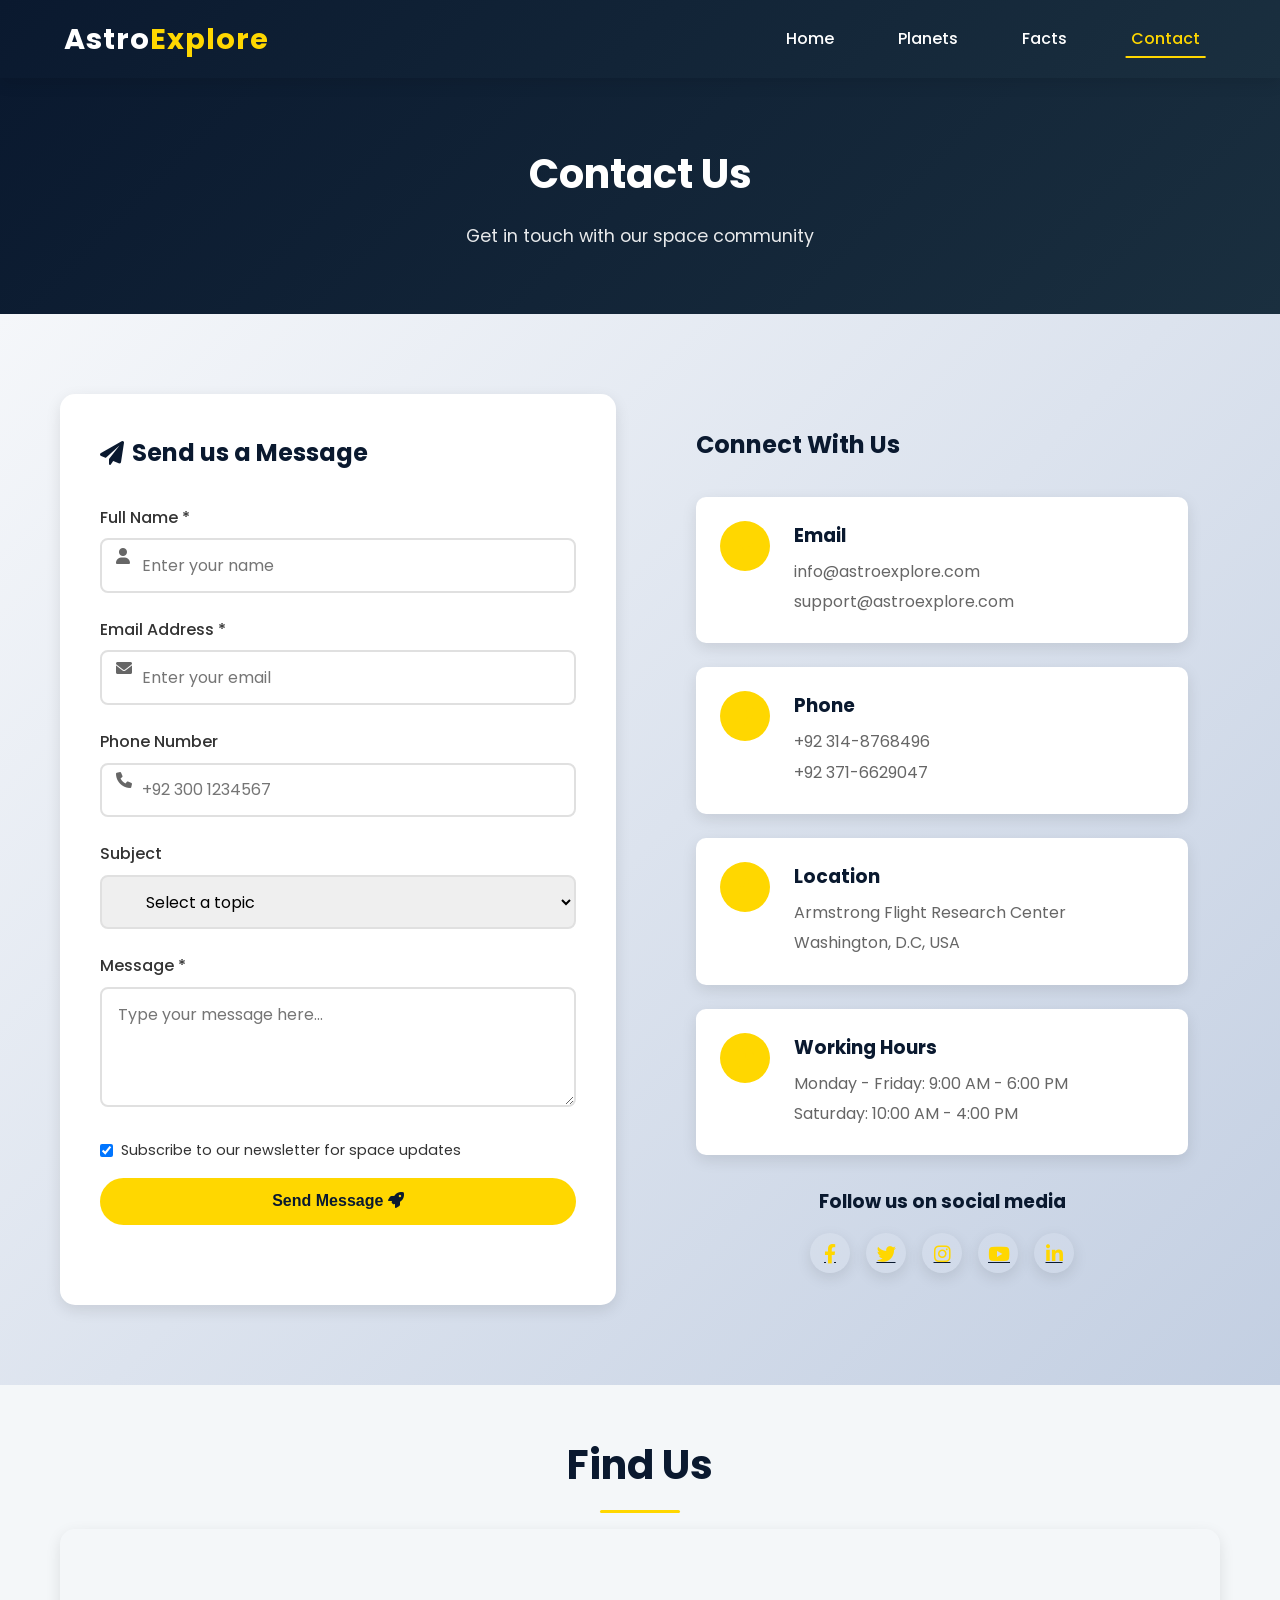
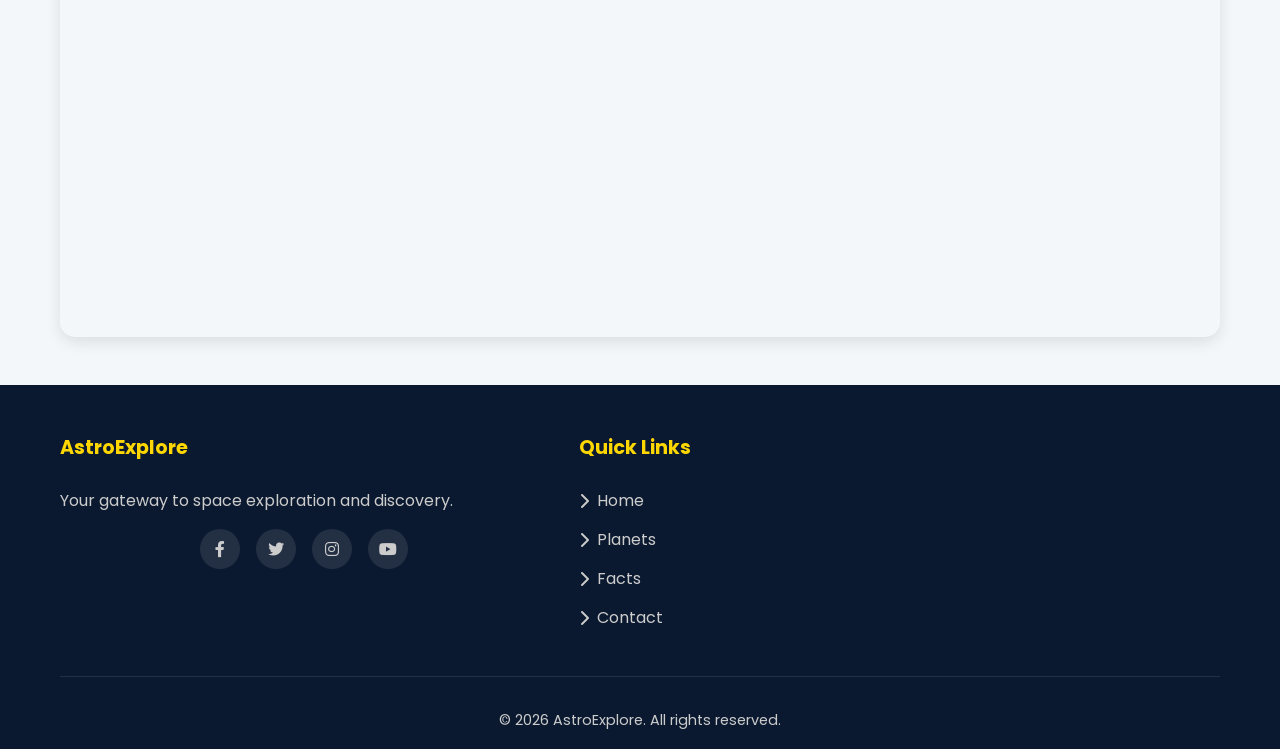
<file: pages/contact.html>
<!DOCTYPE html>
<html lang="en">
<head>
    <meta charset="UTF-8">
    <meta name="viewport" content="width=device-width, initial-scale=1.0">
    <title>AstroExplore - Contact</title>
    <link rel="stylesheet" href="../css/style.css">
    <link rel="icon" href="https://cdn-icons-png.flaticon.com/512/3212/3212608.png">
    <link rel="stylesheet" href="https://cdnjs.cloudflare.com/ajax/libs/font-awesome/6.0.0/css/all.min.css">
</head>
<body>
    <header>
        <nav class="navbar">
            <div class="logo">
                <a href="../index.html">Astro<span>Explore</span></a>
            </div>
            <div class="menu-btn"><i class="fas fa-bars"></i></div>
            <ul class="nav-menu">
                <li><a href="../index.html">Home</a></li>
                <li><a href="planets.html">Planets</a></li>
                <li><a href="facts.html">Facts</a></li>
                <li><a href="contact.html" class="active">Contact</a></li>
            </ul>
        </nav>
    </header>

    <div class="page-header">
        <h1>Contact Us</h1>
        <p>Get in touch with our space community</p>
    </div>

    <section class="contact-section">
        <div class="container">
            <div class="contact-grid">
                <!-- Contact Form -->
                <div class="contact-form-container">
                    <h2><i class="fas fa-paper-plane"></i> Send us a Message</h2>
                    <form id="contactForm">
                        <div class="form-group">
                            <label for="name">Full Name *</label>
                            <input type="text" id="name" required placeholder="Enter your name">
                            <i class="fas fa-user input-icon"></i>
                        </div>

                        <div class="form-group">
                            <label for="email">Email Address *</label>
                            <input type="email" id="email" required placeholder="Enter your email">
                            <i class="fas fa-envelope input-icon"></i>
                        </div>

                        <div class="form-group">
                            <label for="phone">Phone Number</label>
                            <input type="tel" id="phone" placeholder="+92 300 1234567">
                            <i class="fas fa-phone input-icon"></i>
                        </div>

                        <div class="form-group">
                            <label for="subject">Subject</label>
                            <select id="subject">
                                <option value="">Select a topic</option>
                                <option value="question">Space Question</option>
                                <option value="feedback">Feedback</option>
                                <option value="join">Join Community</option>
                                <option value="collaboration">Collaboration</option>
                                <option value="other">Other</option>
                            </select>
                        </div>

                        <div class="form-group">
                            <label for="message">Message *</label>
                            <textarea id="message" required placeholder="Type your message here..."></textarea>
                        </div>

                        <div class="checkbox-group">
                            <input type="checkbox" id="newsletter" checked>
                            <label for="newsletter">Subscribe to our newsletter for space updates</label>
                        </div>

                        <button type="submit" class="btn btn-block">
                            Send Message <i class="fas fa-rocket"></i>
                        </button>
                    </form>
                </div>

                <!-- Contact Info Cards -->
                <div class="contact-info">
                    <h2>Connect With Us</h2>
                    <div class="info-cards">
                        <div class="info-card">
                            <div class="info-icon">
                                <i class="fas fa-envelope"></i>
                            </div>
                            <div class="info-content">
                                <h3>Email</h3>
                                <p><a href="mailto:info@astroexplore.com">info@astroexplore.com</a></p>
                                <p><a href="mailto:support@astroexplore.com">support@astroexplore.com</a></p>
                            </div>
                        </div>

                        <div class="info-card">
                            <div class="info-icon">
                                <i class="fas fa-phone-alt"></i>
                            </div>
                            <div class="info-content">
                                <h3>Phone</h3>
                                <p><a href="tel:+923148768496">+92 314-8768496</a></p>
                                <p><a href="tel:+923716629047">+92 371-6629047</a></p>
                            </div>
                        </div>

                        <div class="info-card">
                            <div class="info-icon">
                                <i class="fas fa-map-marker-alt"></i>
                            </div>
                            <div class="info-content">
                                <h3>Location</h3>
                                <p>Armstrong Flight Research Center</p>
                                <p>Washington, D.C, USA</p>
                            </div>
                        </div>

                        <div class="info-card">
                            <div class="info-icon">
                                <i class="fas fa-clock"></i>
                            </div>
                            <div class="info-content">
                                <h3>Working Hours</h3>
                                <p>Monday - Friday: 9:00 AM - 6:00 PM</p>
                                <p>Saturday: 10:00 AM - 4:00 PM</p>
                            </div>
                        </div>
                    </div>

                    <!-- Social Media Links -->
                    <div class="contact-social">
                        <h3>Follow us on social media</h3>
                        <div class="social-links">
                            <a href="#" class="social-link facebook"><i class="fab fa-facebook-f"></i></a>
                            <a href="#" class="social-link twitter"><i class="fab fa-twitter"></i></a>
                            <a href="#" class="social-link instagram"><i class="fab fa-instagram"></i></a>
                            <a href="#" class="social-link youtube"><i class="fab fa-youtube"></i></a>
                            <a href="#" class="social-link linkedin"><i class="fab fa-linkedin-in"></i></a>
                        </div>
                    </div>
                </div>
            </div>
        </div>
    </section>

    <!-- Map Section -->
    <section class="map-section">
        <div class="container">
            <h2 class="section-title">Find Us</h2>
            <div class="map-container">
                <iframe 
                    src="https://www.google.com/maps/embed?pb=!1m18!1m12!1m3!1d3105.150381947508!2d-77.01744468464778!3d38.89767627957057!2m3!1f0!2f0!3f0!3m2!1i1024!2i768!4f13.1!3m3!1m2!1s0x89b7b7bcdec17ee3%3A0x920a5e79c7fac0e!2sArmstrong%20Flight%20Research%20Center!5e0!3m2!1sen!2sus!4v1620000000000!5m2!1sen!2sus" 
                    width="100%" 
                    height="400" 
                    style="border:0;" 
                    allowfullscreen="" 
                    loading="lazy">
                </iframe>
            </div>
        </div>
    </section>

    <!-- Footer -->
    <footer>
        <div class="container">
            <div class="footer-content">
                <div class="footer-section">
                    <h3>AstroExplore</h3>
                    <p>Your gateway to space exploration and discovery.</p>
                    <div class="social-links">
                        <a href="#"><i class="fab fa-facebook-f"></i></a>
                        <a href="#"><i class="fab fa-twitter"></i></a>
                        <a href="#"><i class="fab fa-instagram"></i></a>
                        <a href="#"><i class="fab fa-youtube"></i></a>
                    </div>
                </div>
                <div class="footer-section">
                    <h3>Quick Links</h3>
                    <ul>
                        <li><a href="../index.html"><i class="fas fa-chevron-right"></i> Home</a></li>
                        <li><a href="planets.html"><i class="fas fa-chevron-right"></i> Planets</a></li>
                        <li><a href="facts.html"><i class="fas fa-chevron-right"></i> Facts</a></li>
                        <li><a href="contact.html"><i class="fas fa-chevron-right"></i> Contact</a></li>
                    </ul>
                </div>
            </div>
            <div class="footer-bottom">
                <p>&copy; <span class="current-year">2026</span> AstroExplore. All rights reserved.</p>
            </div>
        </div>
    </footer>

    <!-- Back to Top Button -->
    <button id="backToTop" class="back-to-top" title="Back to Top">
        <i class="fas fa-arrow-up"></i>
    </button>

    <script src="../js/main.js"></script>
</body>
</html>
</file>
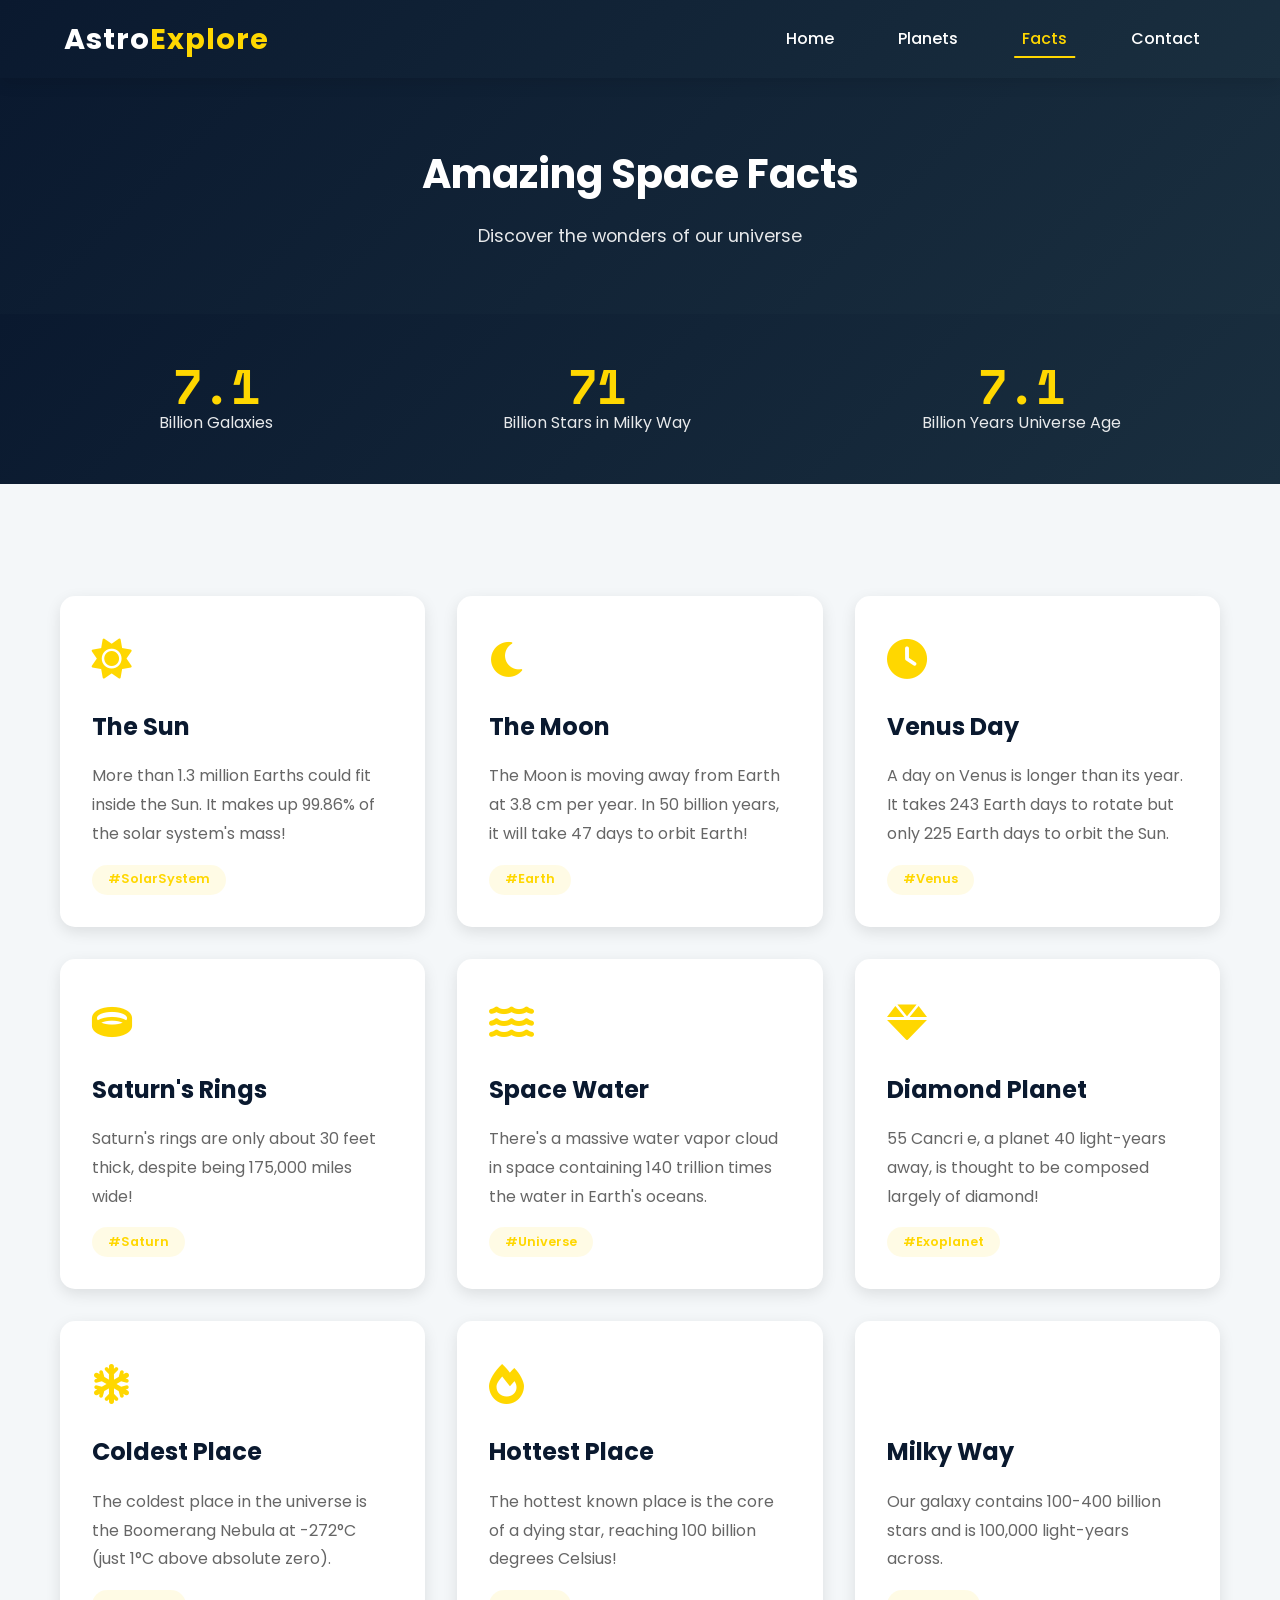
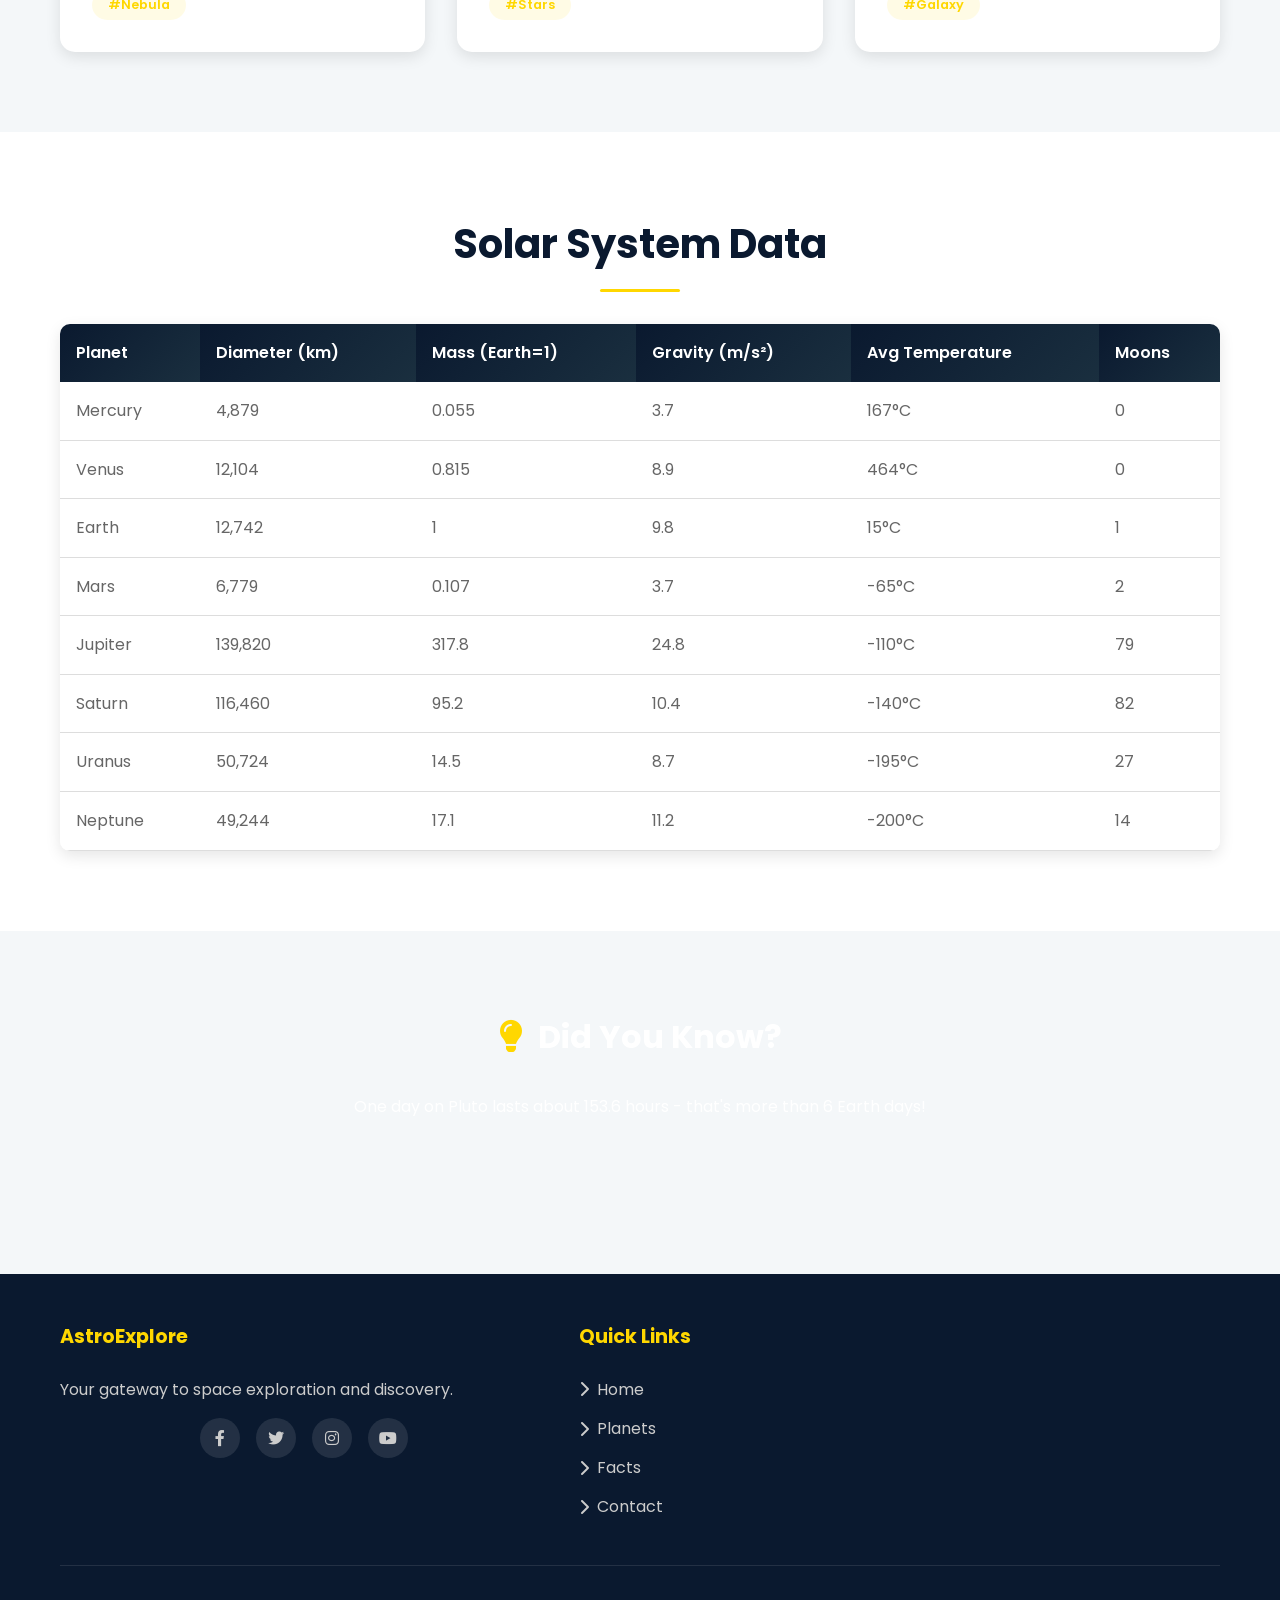
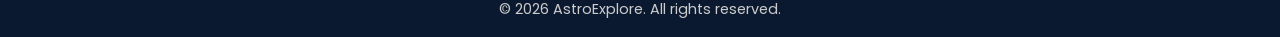
<file: pages/facts.html>
<!DOCTYPE html>
<html lang="en">
<head>
    <meta charset="UTF-8">
    <meta name="viewport" content="width=device-width, initial-scale=1.0">
    <title>AstroExplore - Space Facts</title>
    <link rel="stylesheet" href="../css/style.css">
    <link rel="icon" href="https://cdn-icons-png.flaticon.com/512/3212/3212608.png">
    <link rel="stylesheet" href="https://cdnjs.cloudflare.com/ajax/libs/font-awesome/6.0.0/css/all.min.css">
</head>
<body>
    <header>
        <nav class="navbar">
            <div class="logo">
                <a href="../index.html">Astro<span>Explore</span></a>
            </div>
            <div class="menu-btn"><i class="fas fa-bars"></i></div>
            <ul class="nav-menu">
                <li><a href="../index.html">Home</a></li>
                <li><a href="planets.html">Planets</a></li>
                <li><a href="facts.html" class="active">Facts</a></li>
                <li><a href="contact.html">Contact</a></li>
            </ul>
        </nav>
    </header>

    <div class="page-header">
        <h1>Amazing Space Facts</h1>
        <p>Discover the wonders of our universe</p>
    </div>

    <!-- Facts Counter -->
    <section class="facts-counter">
        <div class="container">
            <div class="counter-box">
                <div class="counter-item">
                    <span class="counter-number" data-count="100">0</span>
                    <span class="counter-label">Billion Galaxies</span>
                </div>
                <div class="counter-item">
                    <span class="counter-number" data-count="400">0</span>
                    <span class="counter-label">Billion Stars in Milky Way</span>
                </div>
                <div class="counter-item">
                    <span class="counter-number" data-count="13.8">0</span>
                    <span class="counter-label">Billion Years Universe Age</span>
                </div>
            </div>
        </div>
    </section>

    <section class="cards-section">
        <div class="container">
            <div class="facts-grid">
                <div class="fact-card" data-aos="fade-up">
                    <div class="fact-icon">
                        <i class="fas fa-sun"></i>
                    </div>
                    <h3>The Sun</h3>
                    <p>More than 1.3 million Earths could fit inside the Sun. It makes up 99.86% of the solar system's mass!</p>
                    <span class="fact-tag">#SolarSystem</span>
                </div>

                <div class="fact-card" data-aos="fade-up">
                    <div class="fact-icon">
                        <i class="fas fa-moon"></i>
                    </div>
                    <h3>The Moon</h3>
                    <p>The Moon is moving away from Earth at 3.8 cm per year. In 50 billion years, it will take 47 days to orbit Earth!</p>
                    <span class="fact-tag">#Earth</span>
                </div>

                <div class="fact-card" data-aos="fade-up">
                    <div class="fact-icon">
                        <i class="fas fa-clock"></i>
                    </div>
                    <h3>Venus Day</h3>
                    <p>A day on Venus is longer than its year. It takes 243 Earth days to rotate but only 225 Earth days to orbit the Sun.</p>
                    <span class="fact-tag">#Venus</span>
                </div>

                <div class="fact-card" data-aos="fade-up">
                    <div class="fact-icon">
                        <i class="fas fa-ring"></i>
                    </div>
                    <h3>Saturn's Rings</h3>
                    <p>Saturn's rings are only about 30 feet thick, despite being 175,000 miles wide!</p>
                    <span class="fact-tag">#Saturn</span>
                </div>

                <div class="fact-card" data-aos="fade-up">
                    <div class="fact-icon">
                        <i class="fas fa-water"></i>
                    </div>
                    <h3>Space Water</h3>
                    <p>There's a massive water vapor cloud in space containing 140 trillion times the water in Earth's oceans.</p>
                    <span class="fact-tag">#Universe</span>
                </div>

                <div class="fact-card" data-aos="fade-up">
                    <div class="fact-icon">
                        <i class="fas fa-gem"></i>
                    </div>
                    <h3>Diamond Planet</h3>
                    <p>55 Cancri e, a planet 40 light-years away, is thought to be composed largely of diamond!</p>
                    <span class="fact-tag">#Exoplanet</span>
                </div>

                <div class="fact-card" data-aos="fade-up">
                    <div class="fact-icon">
                        <i class="fas fa-snowflake"></i>
                    </div>
                    <h3>Coldest Place</h3>
                    <p>The coldest place in the universe is the Boomerang Nebula at -272°C (just 1°C above absolute zero).</p>
                    <span class="fact-tag">#Nebula</span>
                </div>

                <div class="fact-card" data-aos="fade-up">
                    <div class="fact-icon">
                        <i class="fas fa-fire"></i>
                    </div>
                    <h3>Hottest Place</h3>
                    <p>The hottest known place is the core of a dying star, reaching 100 billion degrees Celsius!</p>
                    <span class="fact-tag">#Stars</span>
                </div>

                <div class="fact-card" data-aos="fade-up">
                    <div class="fact-icon">
                        <i class="fas fa-galaxy"></i>
                    </div>
                    <h3>Milky Way</h3>
                    <p>Our galaxy contains 100-400 billion stars and is 100,000 light-years across.</p>
                    <span class="fact-tag">#Galaxy</span>
                </div>
            </div>
        </div>
    </section>

    <section class="table-section">
        <div class="container">
            <h2 class="section-title">Solar System Data</h2>
            <div class="table-container">
                <table class="planet-table">
                    <thead>
                        <tr>
                            <th>Planet</th>
                            <th>Diameter (km)</th>
                            <th>Mass (Earth=1)</th>
                            <th>Gravity (m/s²)</th>
                            <th>Avg Temperature</th>
                            <th>Moons</th>
                        </tr>
                    </thead>
                    <tbody>
                        <tr><td>Mercury</td><td>4,879</td><td>0.055</td><td>3.7</td><td>167°C</td><td>0</td></tr>
                        <tr><td>Venus</td><td>12,104</td><td>0.815</td><td>8.9</td><td>464°C</td><td>0</td></tr>
                        <tr><td>Earth</td><td>12,742</td><td>1</td><td>9.8</td><td>15°C</td><td>1</td></tr>
                        <tr><td>Mars</td><td>6,779</td><td>0.107</td><td>3.7</td><td>-65°C</td><td>2</td></tr>
                        <tr><td>Jupiter</td><td>139,820</td><td>317.8</td><td>24.8</td><td>-110°C</td><td>79</td></tr>
                        <tr><td>Saturn</td><td>116,460</td><td>95.2</td><td>10.4</td><td>-140°C</td><td>82</td></tr>
                        <tr><td>Uranus</td><td>50,724</td><td>14.5</td><td>8.7</td><td>-195°C</td><td>27</td></tr>
                        <tr><td>Neptune</td><td>49,244</td><td>17.1</td><td>11.2</td><td>-200°C</td><td>14</td></tr>
                    </tbody>
                </table>
            </div>
        </div>
    </section>

    <!-- Did You Know Section -->
    <section class="did-you-know">
        <div class="container">
            <div class="did-you-know-content">
                <h2><i class="fas fa-lightbulb"></i> Did You Know?</h2>
                <div class="fact-rotator" id="factRotator">
                    <p class="fact-slide active">One day on Pluto lasts about 153.6 hours - that's more than 6 Earth days!</p>
                    <p class="fact-slide">There's a planet made of diamond twice the size of Earth</p>
                    <p class="fact-slide">The sunset on Mars appears blue</p>
                    <p class="fact-slide">A year on Mercury is just 88 Earth days long</p>
                    <p class="fact-slide">There are more stars in space than grains of sand on all Earth's beaches</p>
                </div>
            </div>
        </div>
    </section>

    <!-- Footer -->
    <footer>
        <div class="container">
            <div class="footer-content">
                <div class="footer-section">
                    <h3>AstroExplore</h3>
                    <p>Your gateway to space exploration and discovery.</p>
                    <div class="social-links">
                        <a href="#"><i class="fab fa-facebook-f"></i></a>
                        <a href="#"><i class="fab fa-twitter"></i></a>
                        <a href="#"><i class="fab fa-instagram"></i></a>
                        <a href="#"><i class="fab fa-youtube"></i></a>
                    </div>
                </div>
                <div class="footer-section">
                    <h3>Quick Links</h3>
                    <ul>
                        <li><a href="../index.html"><i class="fas fa-chevron-right"></i> Home</a></li>
                        <li><a href="planets.html"><i class="fas fa-chevron-right"></i> Planets</a></li>
                        <li><a href="facts.html"><i class="fas fa-chevron-right"></i> Facts</a></li>
                        <li><a href="contact.html"><i class="fas fa-chevron-right"></i> Contact</a></li>
                    </ul>
                </div>
            </div>
            <div class="footer-bottom">
                <p>&copy; <span class="current-year">2026</span> AstroExplore. All rights reserved.</p>
            </div>
        </div>
    </footer>

    <!-- Back to Top Button -->
    <button id="backToTop" class="back-to-top" title="Back to Top">
        <i class="fas fa-arrow-up"></i>
    </button>

    <script src="../js/main.js"></script>
</body>
</html>
</file>
<file: css/style.css>
/* ========================================
   SPACE EXPLORATION WEBSITE - ENHANCED VERSION
   ======================================== */

/* Import Google Font */
@import url('https://fonts.googleapis.com/css2?family=Poppins:wght@300;400;500;600;700&family=Space+Mono:wght@400;700&display=swap');

/* Reset and Base Styles */
* {
    margin: 0;
    padding: 0;
    box-sizing: border-box;
}

:root {
    --primary-color: #0a192f;
    --secondary-color: #1a2f3f;
    --accent-color: #ffd700;
    --accent-hover: #ffed4a;
    --text-light: #ffffff;
    --text-dark: #333333;
    --text-muted: #666666;
    --bg-light: #f4f7f9;
    --bg-dark: #0a192f;
    --success: #4CAF50;
    --error: #ff4444;
    --warning: #ffbb33;
    --transition: all 0.3s ease;
    --shadow: 0 5px 15px rgba(0,0,0,0.1);
    --shadow-hover: 0 10px 25px rgba(0,0,0,0.2);
}

body {
    font-family: 'Poppins', sans-serif;
    line-height: 1.6;
    color: var(--text-dark);
    background-color: var(--bg-light);
    overflow-x: hidden;
}

/* Container */
.container {
    max-width: 1200px;
    margin: 0 auto;
    padding: 0 20px;
}

/* ===== HEADER & NAVIGATION ===== */
header {
    background: linear-gradient(135deg, var(--primary-color), var(--secondary-color));
    box-shadow: var(--shadow);
    position: sticky;
    top: 0;
    z-index: 1000;
}

.navbar {
    display: flex;
    justify-content: space-between;
    align-items: center;
    padding: 1rem 5%;
    max-width: 1400px;
    margin: 0 auto;
}

.logo a {
    font-size: 1.8rem;
    font-weight: 700;
    color: var(--text-light);
    text-decoration: none;
    letter-spacing: 1px;
    transition: var(--transition);
}

.logo span {
    color: var(--accent-color);
}

.logo a:hover {
    transform: scale(1.05);
}

.nav-menu {
    display: flex;
    list-style: none;
    gap: 2rem;
}

.nav-menu a {
    color: var(--text-light);
    text-decoration: none;
    font-weight: 500;
    padding: 0.5rem 1rem;
    border-radius: 4px;
    transition: var(--transition);
    position: relative;
}

.nav-menu a::after {
    content: '';
    position: absolute;
    bottom: 0;
    left: 50%;
    transform: translateX(-50%);
    width: 0;
    height: 2px;
    background: var(--accent-color);
    transition: var(--transition);
}

.nav-menu a:hover::after,
.nav-menu a.active::after {
    width: 80%;
}

.nav-menu a:hover,
.nav-menu a.active {
    color: var(--accent-color);
}

/* Mobile menu button */
.menu-btn {
    display: none;
    font-size: 1.5rem;
    color: var(--text-light);
    cursor: pointer;
    z-index: 1001;
}

/* ===== HERO SECTION ===== */
.hero {
    background: linear-gradient(rgba(0, 0, 0, 0.7), rgba(0, 0, 0, 0.7)),
                url('https://images.unsplash.com/photo-1462331940025-496dfbfc7564?w=1600');
    background-size: cover;
    background-position: center;
    background-attachment: fixed;
    min-height: 80vh;
    display: flex;
    align-items: center;
    justify-content: center;
    text-align: center;
    color: var(--text-light);
    position: relative;
    overflow: hidden;
}

.stars {
    position: absolute;
    top: 0;
    left: 0;
    width: 100%;
    height: 100%;
    background: transparent;
    animation: stars 50s linear infinite;
}

.stars::after {
    content: '';
    position: absolute;
    top: 0;
    left: 0;
    width: 100%;
    height: 100%;
    background: transparent;
    box-shadow: 0 0 1000px rgba(255,255,255,0.1);
}

@keyframes stars {
    from { transform: translateY(0); }
    to { transform: translateY(-1000px); }
}

.hero-content {
    max-width: 800px;
    padding: 0 20px;
    z-index: 1;
}

.glitch-text {
    font-size: 3.5rem;
    margin-bottom: 1rem;
    animation: fadeInUp 1s ease;
    text-shadow: 2px 2px 4px rgba(0,0,0,0.5);
}

.hero-content p {
    font-size: 1.2rem;
    margin-bottom: 2rem;
    opacity: 0.9;
    animation: fadeInUp 1s ease 0.2s both;
}

.hero-buttons {
    display: flex;
    gap: 1rem;
    justify-content: center;
    flex-wrap: wrap;
    animation: fadeInUp 1s ease 0.4s both;
}

/* ===== BUTTONS ===== */
.btn {
    display: inline-block;
    padding: 0.8rem 2rem;
    background-color: var(--accent-color);
    color: var(--primary-color);
    text-decoration: none;
    border-radius: 50px;
    font-weight: 600;
    transition: var(--transition);
    border: none;
    cursor: pointer;
    font-size: 1rem;
    border: 2px solid transparent;
}

.btn:hover {
    background-color: var(--text-light);
    transform: translateY(-3px);
    box-shadow: var(--shadow-hover);
}

.btn-outline {
    background-color: transparent;
    border: 2px solid var(--accent-color);
    color: var(--text-light);
}

.btn-outline:hover {
    background-color: var(--accent-color);
    color: var(--primary-color);
}

.btn-block {
    width: 100%;
}

.btn-small {
    padding: 0.5rem 1.5rem;
    font-size: 0.9rem;
    background-color: var(--primary-color);
    color: var(--text-light);
    text-decoration: none;
    border-radius: 4px;
    display: inline-flex;
    align-items: center;
    gap: 0.5rem;
    transition: var(--transition);
    border: none;
    cursor: pointer;
}

.btn-small:hover {
    background-color: var(--secondary-color);
    transform: translateX(5px);
}

/* ===== SECTIONS ===== */
section {
    padding: 5rem 0;
}

.section-title {
    text-align: center;
    font-size: 2.5rem;
    color: var(--primary-color);
    margin-bottom: 1rem;
    position: relative;
    padding-bottom: 1rem;
}

.section-title::after {
    content: '';
    position: absolute;
    bottom: 0;
    left: 50%;
    transform: translateX(-50%);
    width: 80px;
    height: 3px;
    background: var(--accent-color);
    border-radius: 2px;
}

.section-subtitle {
    text-align: center;
    color: var(--text-muted);
    margin-bottom: 3rem;
    font-size: 1.1rem;
}

/* ===== ABOUT SECTION ===== */
.about {
    background-color: var(--text-light);
}

.about-content {
    display: flex;
    gap: 4rem;
    align-items: center;
    flex-wrap: wrap;
}

.about-text {
    flex: 1;
    min-width: 300px;
}

.about-text h3 {
    font-size: 1.8rem;
    color: var(--primary-color);
    margin-bottom: 1rem;
}

.about-text p {
    color: var(--text-muted);
    margin-bottom: 1.5rem;
    line-height: 1.8;
}

.feature-list {
    display: flex;
    flex-direction: column;
    gap: 1rem;
}

.feature-item {
    display: flex;
    align-items: center;
    gap: 1rem;
    font-size: 1.1rem;
}

.feature-item i {
    color: var(--success);
    font-size: 1.2rem;
}

.about-stats {
    flex: 1;
    min-width: 300px;
    display: flex;
    gap: 2rem;
    justify-content: center;
    flex-wrap: wrap;
}

.stat-box {
    background: linear-gradient(135deg, var(--primary-color), var(--secondary-color));
    color: var(--text-light);
    padding: 2rem;
    border-radius: 10px;
    text-align: center;
    min-width: 150px;
    box-shadow: var(--shadow);
    transition: var(--transition);
}

.stat-box:hover {
    transform: translateY(-10px);
    box-shadow: var(--shadow-hover);
}

.stat-box h4 {
    font-size: 2.5rem;
    color: var(--accent-color);
    margin-bottom: 0.5rem;
    font-family: 'Space Mono', monospace;
}

/* ===== CARDS SECTION ===== */
.cards-section {
    background-color: var(--bg-light);
}

.cards-container {
    display: grid;
    grid-template-columns: repeat(auto-fit, minmax(320px, 1fr));
    gap: 2rem;
    margin-top: 2rem;
}

.card {
    background: var(--text-light);
    border-radius: 15px;
    overflow: hidden;
    box-shadow: var(--shadow);
    transition: var(--transition);
    position: relative;
}

.card:hover {
    transform: translateY(-15px);
    box-shadow: var(--shadow-hover);
}

.card-image {
    height: 200px;
    overflow: hidden;
    position: relative;
}

.card-image img {
    width: 100%;
    height: 100%;
    object-fit: cover;
    transition: transform 0.5s;
}

.card:hover .card-image img {
    transform: scale(1.1);
}

.card-overlay {
    position: absolute;
    top: 1rem;
    right: 1rem;
}

.planet-tag {
    background: var(--accent-color);
    color: var(--primary-color);
    padding: 0.3rem 1rem;
    border-radius: 20px;
    font-size: 0.8rem;
    font-weight: 600;
}

.planet-badge {
    position: absolute;
    top: 1rem;
    left: 1rem;
    background: rgba(255, 215, 0, 0.9);
    color: var(--primary-color);
    padding: 0.3rem 1rem;
    border-radius: 20px;
    font-size: 0.8rem;
    font-weight: 600;
}

.card-content {
    padding: 1.5rem;
}

.card-content h3 {
    color: var(--primary-color);
    margin-bottom: 0.5rem;
    font-size: 1.3rem;
}

.card-content p {
    color: var(--text-muted);
    margin-bottom: 1rem;
    line-height: 1.6;
}

.planet-stats, .planet-details {
    display: flex;
    gap: 1rem;
    margin: 1rem 0;
    flex-wrap: wrap;
}

.planet-stats span, .detail-item {
    display: flex;
    align-items: center;
    gap: 0.3rem;
    font-size: 0.9rem;
    color: var(--text-muted);
}

.planet-stats i, .detail-item i {
    color: var(--accent-color);
}

/* Filter Buttons */
.filter-section {
    padding: 2rem 0 0;
}

.filter-buttons {
    display: flex;
    justify-content: center;
    gap: 1rem;
    flex-wrap: wrap;
}

.filter-btn {
    padding: 0.8rem 1.5rem;
    border: 2px solid var(--primary-color);
    background: transparent;
    color: var(--primary-color);
    border-radius: 30px;
    cursor: pointer;
    font-weight: 600;
    transition: var(--transition);
}

.filter-btn:hover,
.filter-btn.active {
    background: var(--primary-color);
    color: var(--text-light);
}

/* ===== TABLE SECTION ===== */
.table-section {
    background-color: var(--text-light);
}

.table-container {
    overflow-x: auto;
    margin-top: 2rem;
    border-radius: 10px;
    box-shadow: var(--shadow);
}

.planet-table {
    width: 100%;
    border-collapse: collapse;
    background: var(--text-light);
}

.planet-table th {
    background: linear-gradient(135deg, var(--primary-color), var(--secondary-color));
    color: var(--text-light);
    padding: 1rem;
    text-align: left;
    font-weight: 600;
}

.planet-table td {
    padding: 1rem;
    border-bottom: 1px solid #ddd;
    color: var(--text-muted);
}

.planet-table tr:hover {
    background-color: #f5f5f5;
}

/* ===== FACTS SECTION ===== */
.facts-grid {
    display: grid;
    grid-template-columns: repeat(auto-fit, minmax(300px, 1fr));
    gap: 2rem;
    margin-top: 2rem;
}

.fact-card {
    background: var(--text-light);
    padding: 2rem;
    border-radius: 15px;
    box-shadow: var(--shadow);
    transition: var(--transition);
    position: relative;
    overflow: hidden;
}

.fact-card::before {
    content: '';
    position: absolute;
    top: 0;
    left: 0;
    width: 100%;
    height: 5px;
    background: linear-gradient(90deg, var(--accent-color), var(--primary-color));
    transform: scaleX(0);
    transition: var(--transition);
    transform-origin: left;
}

.fact-card:hover::before {
    transform: scaleX(1);
}

.fact-card:hover {
    transform: translateY(-10px);
    box-shadow: var(--shadow-hover);
}

.fact-icon {
    font-size: 2.5rem;
    color: var(--accent-color);
    margin-bottom: 1rem;
}

.fact-card h3 {
    color: var(--primary-color);
    font-size: 1.5rem;
    margin-bottom: 1rem;
}

.fact-card p {
    color: var(--text-muted);
    line-height: 1.8;
    margin-bottom: 1rem;
}

.fact-tag {
    display: inline-block;
    background: rgba(255, 215, 0, 0.1);
    color: var(--accent-color);
    padding: 0.3rem 1rem;
    border-radius: 20px;
    font-size: 0.8rem;
    font-weight: 600;
}

/* Facts Counter */
.facts-counter {
    background: linear-gradient(135deg, var(--primary-color), var(--secondary-color));
    padding: 3rem 0;
}

.counter-box {
    display: flex;
    justify-content: space-around;
    align-items: center;
    flex-wrap: wrap;
    gap: 2rem;
}

.counter-item {
    text-align: center;
    color: var(--text-light);
}

.counter-number {
    font-size: 3rem;
    font-weight: 700;
    font-family: 'Space Mono', monospace;
    color: var(--accent-color);
    display: block;
    line-height: 1;
}

.counter-label {
    font-size: 1rem;
    opacity: 0.9;
}

/* Did You Know Section */
.did-you-know {
    background: linear-gradient(rgba(10, 25, 47, 0.9), rgba(26, 47, 63, 0.9)),
                url('https://images.unsplash.com/photo-1444703686981-a3abbc4d4fe3?w=1600');
    background-size: cover;
    background-attachment: fixed;
    color: var(--text-light);
}

.did-you-know-content {
    text-align: center;
    max-width: 600px;
    margin: 0 auto;
}

.did-you-know-content h2 {
    font-size: 2rem;
    margin-bottom: 2rem;
}

.did-you-know-content h2 i {
    color: var(--accent-color);
    margin-right: 0.5rem;
}

.fact-rotator {
    min-height: 100px;
    position: relative;
}

.fact-slide {
    position: absolute;
    top: 0;
    left: 0;
    width: 100%;
    opacity: 0;
    transform: translateY(20px);
    transition: all 0.5s ease;
    pointer-events: none;
}

.fact-slide.active {
    opacity: 1;
    transform: translateY(0);
    position: relative;
    pointer-events: auto;
}

/* ===== CONTACT PAGE ===== */
.contact-section {
    background: linear-gradient(135deg, #f5f7fa 0%, #c3cfe2 100%);
}

.contact-grid {
    display: grid;
    grid-template-columns: 1fr 1fr;
    gap: 3rem;
}

.contact-form-container {
    background: var(--text-light);
    padding: 2.5rem;
    border-radius: 15px;
    box-shadow: var(--shadow);
}

.contact-form-container h2 {
    color: var(--primary-color);
    margin-bottom: 2rem;
    display: flex;
    align-items: center;
    gap: 0.5rem;
}

.form-group {
    margin-bottom: 1.5rem;
    position: relative;
}

.form-group label {
    display: block;
    margin-bottom: 0.5rem;
    color: var(--text-dark);
    font-weight: 500;
}

.form-group input,
.form-group select,
.form-group textarea {
    width: 100%;
    padding: 0.8rem 1rem 0.8rem 2.5rem;
    border: 2px solid #e0e0e0;
    border-radius: 8px;
    font-size: 1rem;
    font-family: inherit;
    transition: var(--transition);
}

.form-group textarea {
    height: 120px;
    resize: vertical;
    padding-left: 1rem;
}

.form-group input:focus,
.form-group select:focus,
.form-group textarea:focus {
    outline: none;
    border-color: var(--accent-color);
    box-shadow: 0 0 0 3px rgba(255, 215, 0, 0.1);
}

.input-icon {
    position: absolute;
    left: 1rem;
    top: 2.7rem;
    color: var(--text-muted);
    font-size: 1rem;
}

.checkbox-group {
    display: flex;
    align-items: center;
    gap: 0.5rem;
    margin: 1rem 0;
}

.checkbox-group input {
    width: auto;
}

.checkbox-group label {
    color: var(--text-dark);
    font-size: 0.9rem;
}

/* Contact Info Cards */
.contact-info {
    padding: 2rem;
}

.contact-info h2 {
    color: var(--primary-color);
    margin-bottom: 2rem;
}

.info-cards {
    display: grid;
    gap: 1.5rem;
}

.info-card {
    display: flex;
    gap: 1.5rem;
    padding: 1.5rem;
    background: var(--text-light);
    border-radius: 10px;
    box-shadow: var(--shadow);
    transition: var(--transition);
}

.info-card:hover {
    transform: translateX(10px);
    box-shadow: var(--shadow-hover);
}

.info-icon {
    width: 50px;
    height: 50px;
    background: var(--accent-color);
    border-radius: 50%;
    display: flex;
    align-items: center;
    justify-content: center;
    font-size: 1.2rem;
    color: var(--primary-color);
}

.info-content h3 {
    color: var(--primary-color);
    margin-bottom: 0.5rem;
}

.info-content p {
    color: var(--text-muted);
    margin-bottom: 0.3rem;
}

.info-content a {
    color: var(--text-muted);
    text-decoration: none;
    transition: var(--transition);
}

.info-content a:hover {
    color: var(--accent-color);
}

/* Contact Social */
.contact-social {
    margin-top: 2rem;
    text-align: center;
}

.contact-social h3 {
    color: var(--primary-color);
    margin-bottom: 1rem;
}

.social-links {
    display: flex;
    gap: 1rem;
    justify-content: center;
    flex-wrap: wrap;
}

.social-link {
    width: 45px;
    height: 45px;
    background: var(--text-light);
    border-radius: 50%;
    display: flex;
    align-items: center;
    justify-content: center;
    color: var(--primary-color);
    font-size: 1.2rem;
    transition: var(--transition);
    box-shadow: var(--shadow);
}

.social-link:hover {
    transform: translateY(-5px);
    background: var(--accent-color);
}

/* Map Section */
.map-section {
    padding: 3rem 0;
}

.map-container {
    border-radius: 15px;
    overflow: hidden;
    box-shadow: var(--shadow);
}

/* ===== NEWSLETTER SECTION ===== */
.newsletter-section {
    background: linear-gradient(135deg, var(--primary-color), var(--secondary-color));
    color: var(--text-light);
}

.newsletter-content {
    text-align: center;
    max-width: 600px;
    margin: 0 auto;
}

.newsletter-content h2 {
    font-size: 2rem;
    margin-bottom: 1rem;
}

.newsletter-content p {
    margin-bottom: 2rem;
    opacity: 0.9;
}

.newsletter-form {
    display: flex;
    gap: 1rem;
    flex-wrap: wrap;
    justify-content: center;
}

.newsletter-form input {
    flex: 1;
    min-width: 250px;
    padding: 1rem;
    border: none;
    border-radius: 50px;
    font-size: 1rem;
}

.newsletter-form input:focus {
    outline: 2px solid var(--accent-color);
}

/* ===== PAGE HEADER ===== */
.page-header {
    background: linear-gradient(135deg, var(--primary-color), var(--secondary-color));
    color: var(--text-light);
    text-align: center;
    padding: 4rem 1rem;
    position: relative;
    overflow: hidden;
}

.page-header::before {
    content: '';
    position: absolute;
    top: 0;
    left: 0;
    right: 0;
    bottom: 0;
    background: url('https://images.unsplash.com/photo-1462331940025-496dfbfc7564?w=1600') center/cover;
    opacity: 0.1;
    pointer-events: none;
}

.page-header h1 {
    font-size: 2.5rem;
    margin-bottom: 1rem;
    position: relative;
}

.page-header p {
    font-size: 1.1rem;
    opacity: 0.9;
    max-width: 600px;
    margin: 0 auto;
    position: relative;
}

/* ===== FOOTER ===== */
footer {
    background-color: var(--primary-color);
    color: var(--text-light);
    padding: 3rem 0 1rem;
}

.footer-content {
    display: grid;
    grid-template-columns: 2fr 1fr 1.5fr;
    gap: 2rem;
    margin-bottom: 2rem;
}

.footer-section h3 {
    color: var(--accent-color);
    margin-bottom: 1.5rem;
    font-size: 1.2rem;
}

.footer-section p {
    color: #ccc;
    line-height: 1.6;
    margin-bottom: 1rem;
}

.footer-section ul {
    list-style: none;
}

.footer-section ul li {
    margin-bottom: 0.8rem;
}

.footer-section a {
    color: #ccc;
    text-decoration: none;
    transition: var(--transition);
    display: inline-flex;
    align-items: center;
    gap: 0.5rem;
}

.footer-section a:hover {
    color: var(--accent-color);
    transform: translateX(5px);
}

.contact-info li {
    display: flex;
    align-items: center;
    gap: 0.5rem;
    color: #ccc;
}

.contact-info i {
    color: var(--accent-color);
    width: 20px;
}

.social-links {
    display: flex;
    gap: 1rem;
    margin-top: 1rem;
}

.social-links a {
    display: inline-flex;
    align-items: center;
    justify-content: center;
    width: 40px;
    height: 40px;
    background: rgba(255, 255, 255, 0.1);
    border-radius: 50%;
    transition: var(--transition);
}

.social-links a:hover {
    background: var(--accent-color);
    transform: translateY(-3px);
}

.social-links a:hover i {
    color: var(--primary-color);
}

.footer-bottom {
    text-align: center;
    padding-top: 2rem;
    border-top: 1px solid rgba(255, 255, 255, 0.1);
    color: #ccc;
    font-size: 0.9rem;
}

.footer-bottom i {
    color: #ff6b6b;
    animation: heartbeat 1.5s ease infinite;
}

@keyframes heartbeat {
    0%, 100% { transform: scale(1); }
    50% { transform: scale(1.1); }
}

/* ===== BACK TO TOP BUTTON ===== */
.back-to-top {
    position: fixed;
    bottom: 30px;
    right: 30px;
    width: 50px;
    height: 50px;
    background: var(--accent-color);
    color: var(--primary-color);
    border: none;
    border-radius: 50%;
    cursor: pointer;
    display: none;
    align-items: center;
    justify-content: center;
    font-size: 1.2rem;
    box-shadow: var(--shadow);
    transition: var(--transition);
    z-index: 99;
}

.back-to-top:hover {
    transform: translateY(-5px);
    box-shadow: var(--shadow-hover);
    background: var(--text-light);
}

.back-to-top.show {
    display: flex;
}

/* ===== ANIMATIONS ===== */
@keyframes fadeInUp {
    from {
        opacity: 0;
        transform: translateY(30px);
    }
    to {
        opacity: 1;
        transform: translateY(0);
    }
}

@keyframes float {
    0%, 100% { transform: translateY(0); }
    50% { transform: translateY(-10px); }
}

/* ===== LOADING SPINNER ===== */
.loading-spinner {
    display: inline-block;
    width: 30px;
    height: 30px;
    border: 3px solid rgba(255,215,0,0.3);
    border-radius: 50%;
    border-top-color: var(--accent-color);
    animation: spin 1s ease-in-out infinite;
}

@keyframes spin {
    to { transform: rotate(360deg); }
}

/* ===== SUCCESS MESSAGE ===== */
.success-message {
    background: linear-gradient(135deg, var(--success), #45a049);
    color: var(--text-light);
    padding: 1rem;
    border-radius: 8px;
    margin-top: 1rem;
    text-align: center;
    animation: slideIn 0.5s ease;
}

@keyframes slideIn {
    from {
        opacity: 0;
        transform: translateY(-20px);
    }
    to {
        opacity: 1;
        transform: translateY(0);
    }
}

/* ===== RESPONSIVE DESIGN ===== */
@media (max-width: 1024px) {
    .footer-content {
        grid-template-columns: repeat(2, 1fr);
    }
}

@media (max-width: 768px) {
    .menu-btn {
        display: block;
    }
    
    .nav-menu {
        display: none;
        position: absolute;
        top: 100%;
        left: 0;
        right: 0;
        background: var(--primary-color);
        flex-direction: column;
        padding: 1rem;
        gap: 0.5rem;
        border-top: 1px solid rgba(255,215,0,0.3);
        box-shadow: var(--shadow);
    }
    
    .nav-menu.active {
        display: flex;
        animation: slideDown 0.3s ease;
    }
    
    @keyframes slideDown {
        from {
            opacity: 0;
            transform: translateY(-10px);
        }
        to {
            opacity: 1;
            transform: translateY(0);
        }
    }
    
    .hero-content h1 {
        font-size: 2.2rem;
    }
    
    .hero-content p {
        font-size: 1rem;
    }
    
    .section-title {
        font-size: 2rem;
    }
    
    .about-content {
        flex-direction: column;
        text-align: center;
    }
    
    .feature-item {
        justify-content: center;
    }
    
    .stat-box {
        min-width: 120px;
        padding: 1.5rem;
    }
    
    .stat-box h4 {
        font-size: 1.8rem;
    }
    
    .page-header h1 {
        font-size: 2rem;
    }
    
    .contact-grid {
        grid-template-columns: 1fr;
    }
    
    .footer-content {
        grid-template-columns: 1fr;
        text-align: center;
    }
    
    .footer-section a {
        justify-content: center;
    }
    
    .contact-info li {
        justify-content: center;
    }
    
    .social-links {
        justify-content: center;
    }
    
    .back-to-top {
        bottom: 20px;
        right: 20px;
        width: 40px;
        height: 40px;
        font-size: 1rem;
    }
}

@media (max-width: 480px) {
    .hero-content h1 {
        font-size: 1.8rem;
    }
    
    .hero {
        min-height: 70vh;
    }
    
    .section-title {
        font-size: 1.8rem;
    }
    
    .hero-buttons {
        flex-direction: column;
    }
    
    .btn {
        width: 100%;
    }
    
    .stat-box {
        min-width: 100%;
    }
    
    .card {
        max-width: 350px;
        margin: 0 auto;
    }
    
    .counter-number {
        font-size: 2rem;
    }
    
    .filter-buttons {
        flex-direction: column;
        align-items: center;
    }
    
    .filter-btn {
        width: 100%;
        max-width: 250px;
    }
    
    .newsletter-form {
        flex-direction: column;
    }
    
    .newsletter-form input,
    .newsletter-form button {
        width: 100%;
    }
}
</file>
